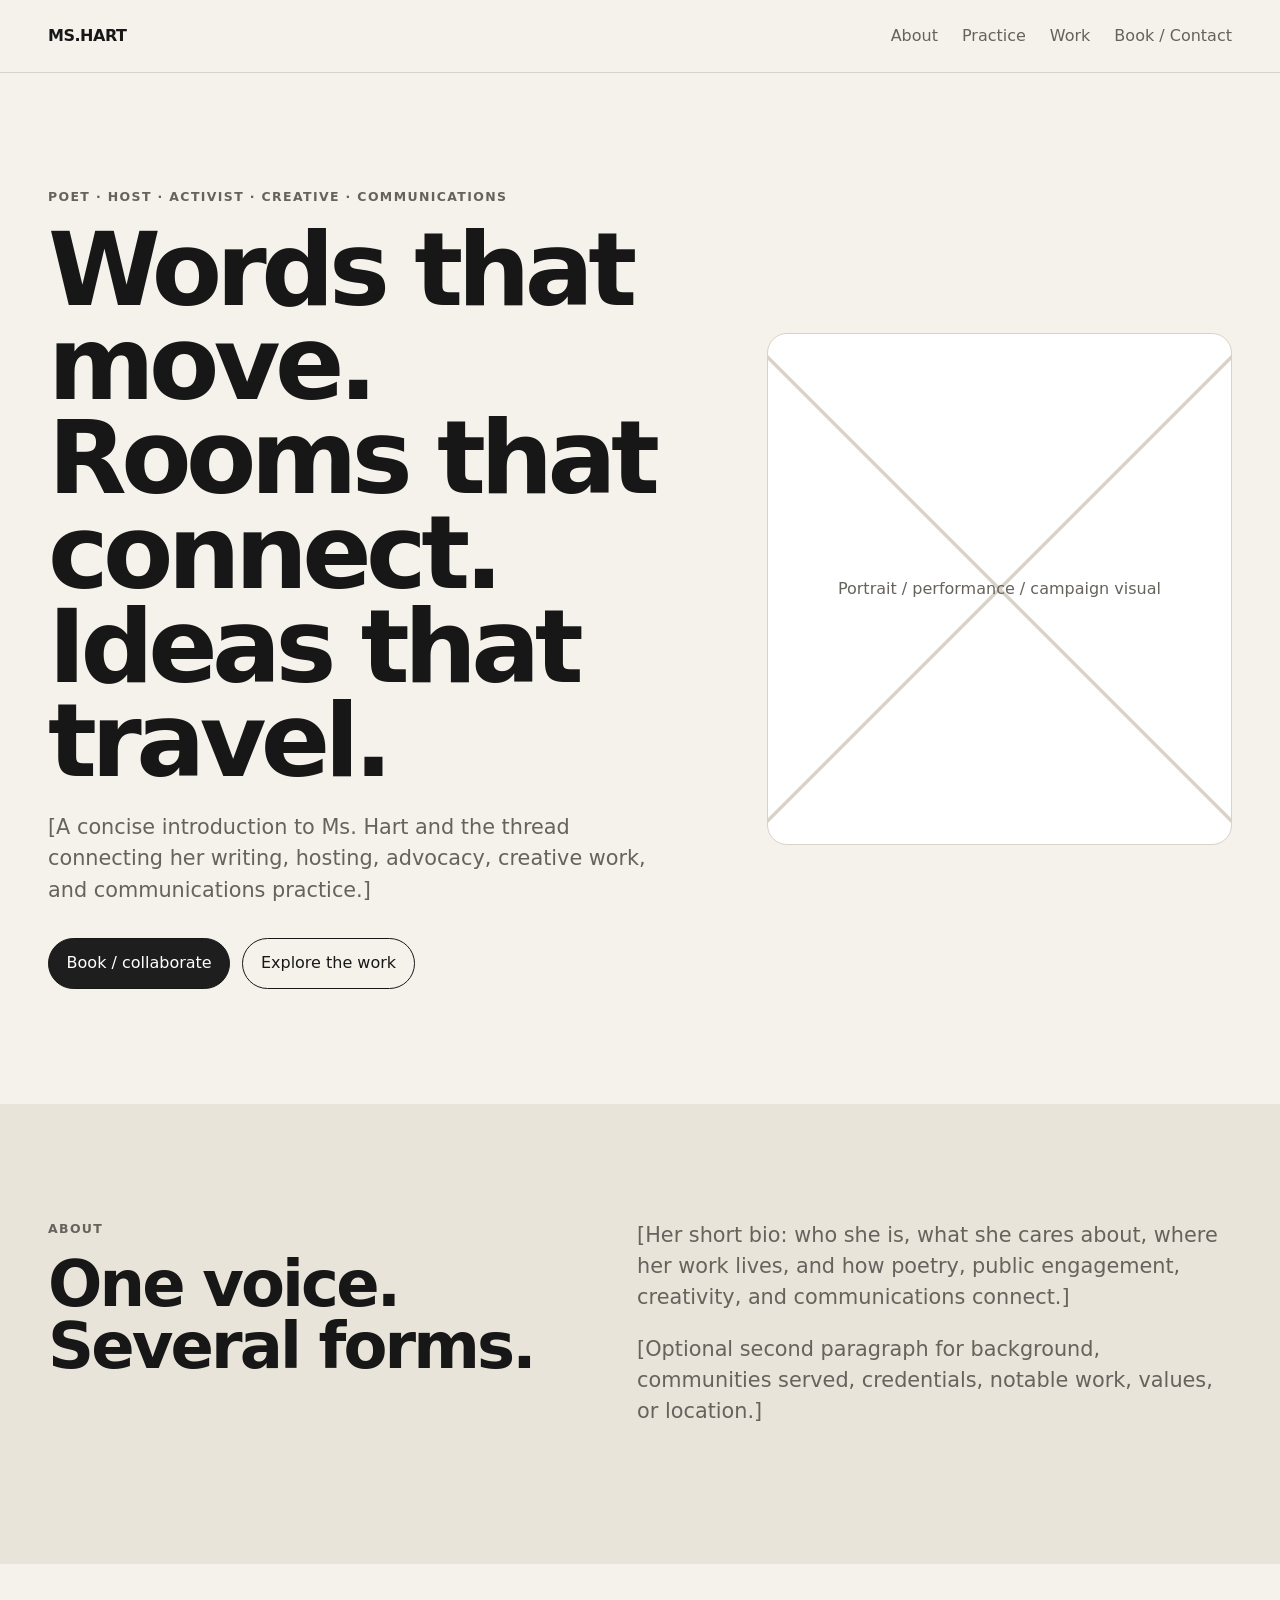
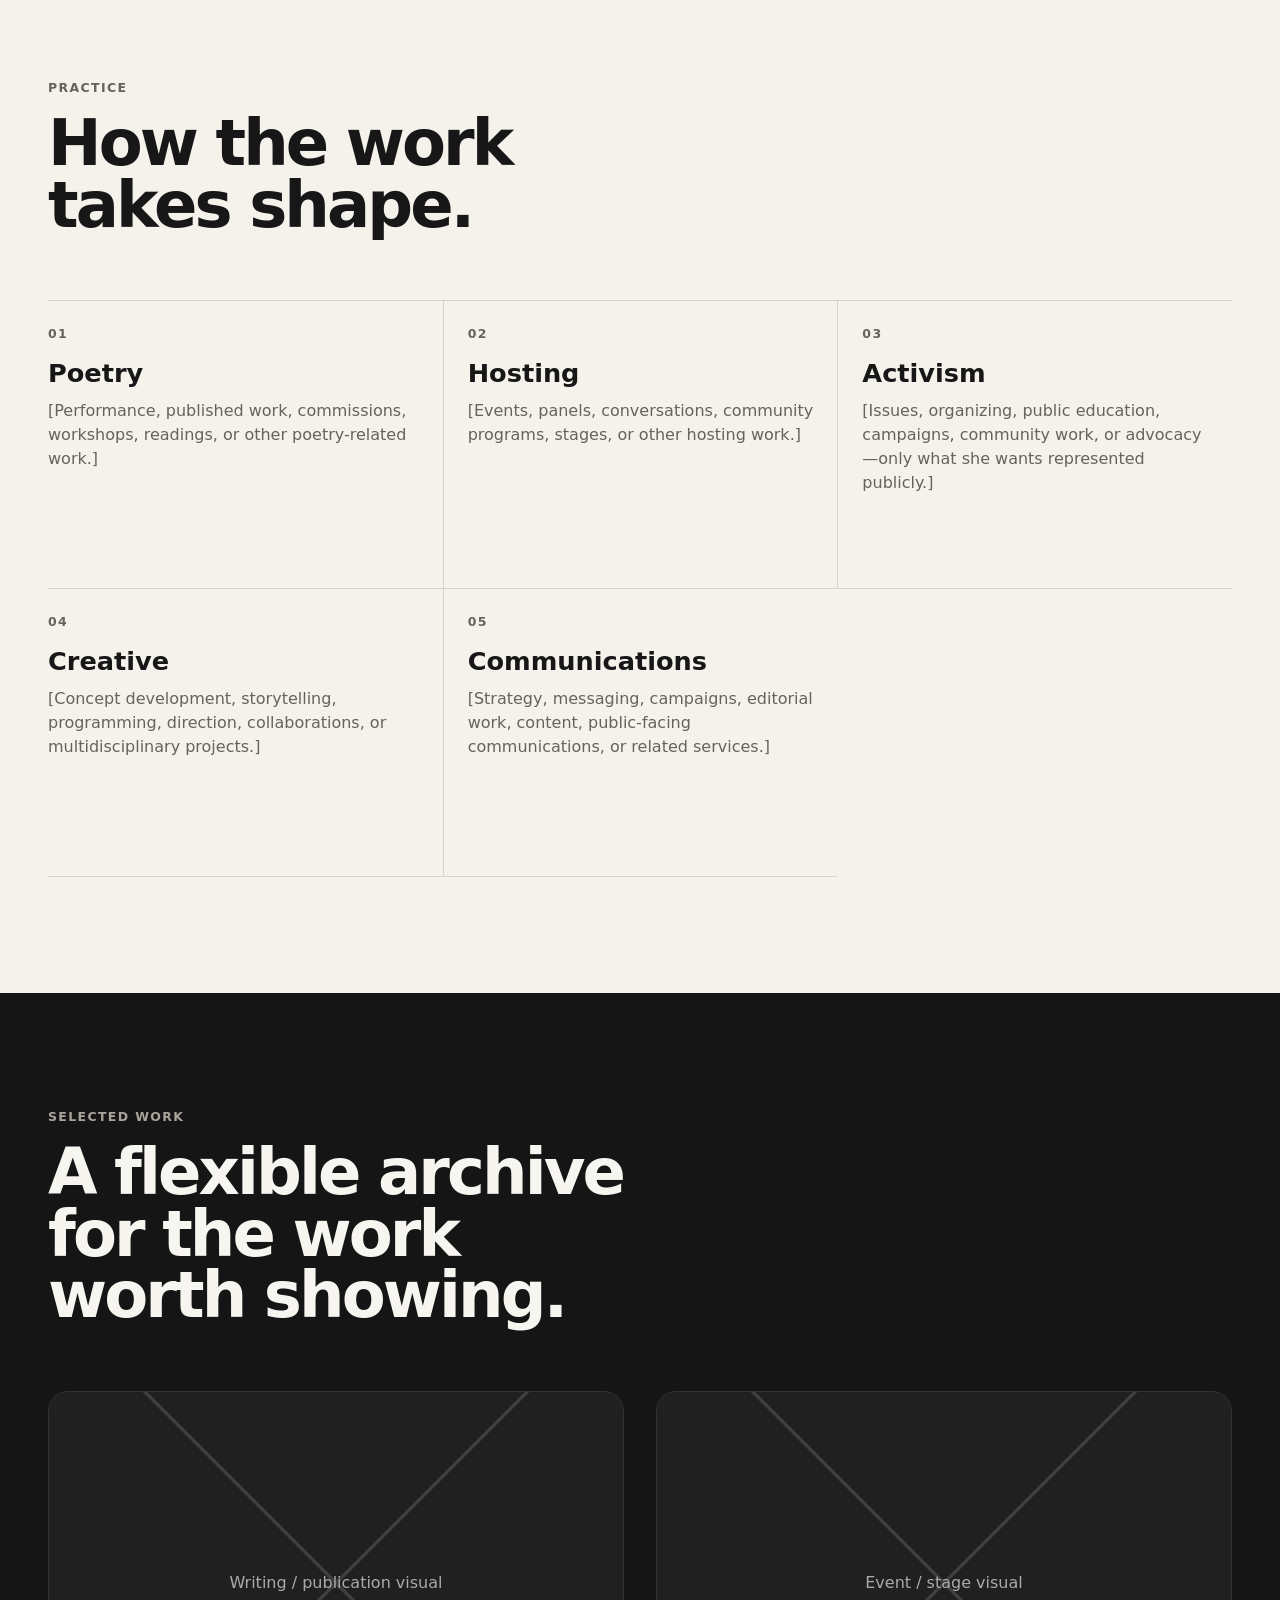
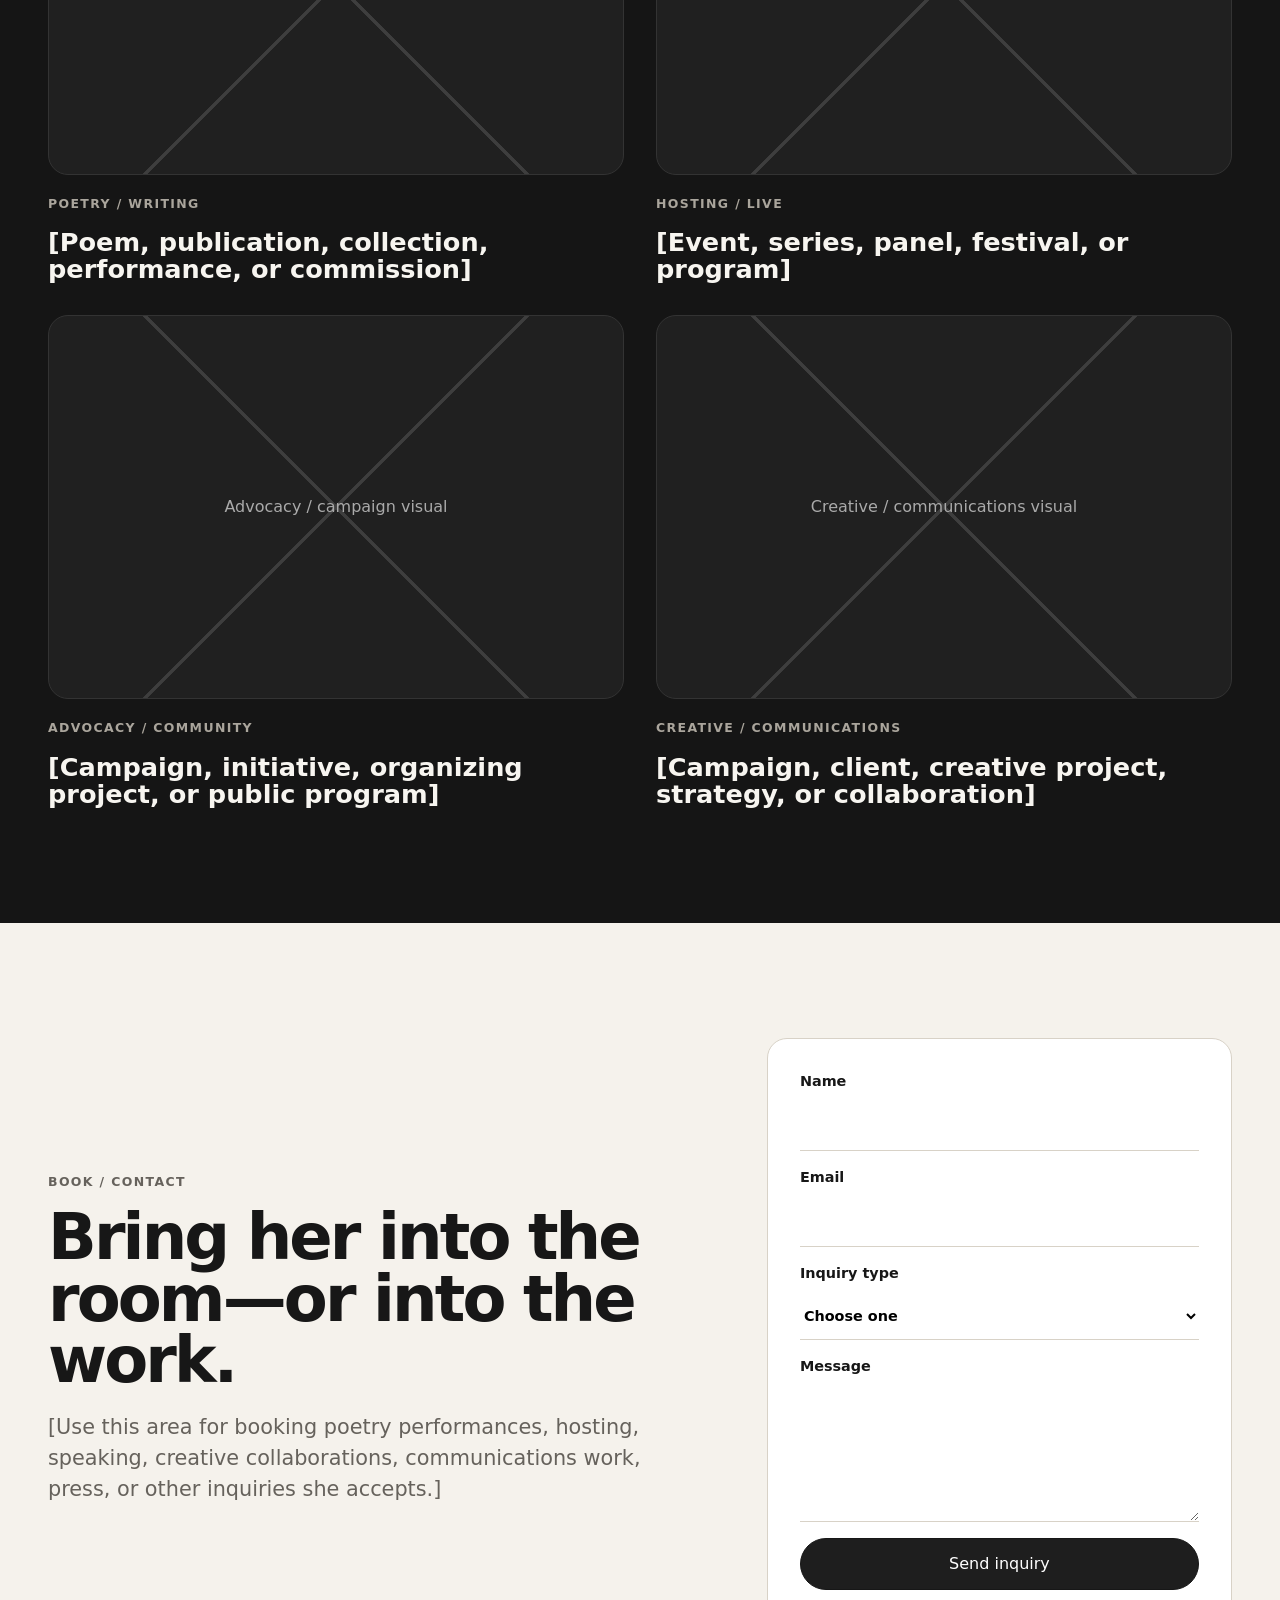
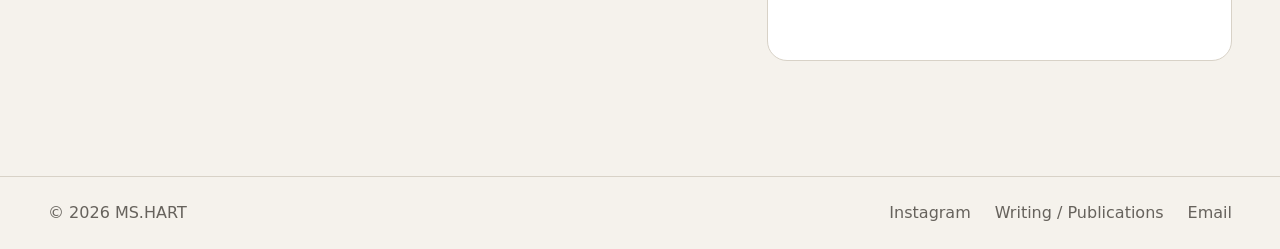
<file: index.html>
<!doctype html>
<html lang="en">
<head>
  <meta charset="utf-8" />
  <meta name="viewport" content="width=device-width, initial-scale=1" />
  <meta name="description" content="[Short bio describing Ms. Hart as a poet, host, activist, creative, and communications professional.]" />
  <title>MS.HART | Poet · Host · Creative</title>
  <link rel="stylesheet" href="styles.css" />
  <script src="script.js" defer></script>
</head>
<body>
  <a class="skip-link" href="#main">Skip to content</a>

  <header class="site-header">
    <div class="shell nav-wrap">
      <a class="brand" href="#top" aria-label="MS.HART home">MS.HART</a>

      <button class="menu-toggle" type="button" aria-expanded="false" aria-controls="site-nav">
        <span class="sr-only">Toggle navigation</span>
        <span></span><span></span>
      </button>

      <nav id="site-nav" class="site-nav" aria-label="Primary navigation">
        <a href="#about">About</a>
        <a href="#practice">Practice</a>
        <a href="#work">Work</a>
        <a href="#contact">Book / Contact</a>
      </nav>
    </div>
  </header>

  <main id="main">
    <section id="top" class="hero section">
      <div class="shell hero-grid">
        <div>
          <p class="eyebrow">Poet · Host · Activist · Creative · Communications</p>
          <h1>Words that move. Rooms that connect. Ideas that travel.</h1>
          <p class="lede">[A concise introduction to Ms. Hart and the thread connecting her writing, hosting, advocacy, creative work, and communications practice.]</p>
          <div class="actions">
            <a class="button button-primary" href="#contact">Book / collaborate</a>
            <a class="button button-secondary" href="#work">Explore the work</a>
          </div>
        </div>

        <div class="media-placeholder" role="img" aria-label="Placeholder for portrait, performance image, or campaign visual">
          <span>Portrait / performance / campaign visual</span>
        </div>
      </div>
    </section>

    <section id="about" class="section section-muted">
      <div class="shell split">
        <div>
          <p class="eyebrow">About</p>
          <h2>One voice. Several forms.</h2>
        </div>
        <div class="prose">
          <p>[Her short bio: who she is, what she cares about, where her work lives, and how poetry, public engagement, creativity, and communications connect.]</p>
          <p>[Optional second paragraph for background, communities served, credentials, notable work, values, or location.]</p>
        </div>
      </div>
    </section>

    <section id="practice" class="section">
      <div class="shell">
        <div class="section-heading">
          <p class="eyebrow">Practice</p>
          <h2>How the work takes shape.</h2>
        </div>

        <div class="card-grid">
          <article class="card">
            <p class="card-index">01</p>
            <h3>Poetry</h3>
            <p>[Performance, published work, commissions, workshops, readings, or other poetry-related work.]</p>
          </article>
          <article class="card">
            <p class="card-index">02</p>
            <h3>Hosting</h3>
            <p>[Events, panels, conversations, community programs, stages, or other hosting work.]</p>
          </article>
          <article class="card">
            <p class="card-index">03</p>
            <h3>Activism</h3>
            <p>[Issues, organizing, public education, campaigns, community work, or advocacy—only what she wants represented publicly.]</p>
          </article>
          <article class="card">
            <p class="card-index">04</p>
            <h3>Creative</h3>
            <p>[Concept development, storytelling, programming, direction, collaborations, or multidisciplinary projects.]</p>
          </article>
          <article class="card">
            <p class="card-index">05</p>
            <h3>Communications</h3>
            <p>[Strategy, messaging, campaigns, editorial work, content, public-facing communications, or related services.]</p>
          </article>
        </div>
      </div>
    </section>

    <section id="work" class="section section-dark">
      <div class="shell">
        <div class="section-heading">
          <p class="eyebrow">Selected work</p>
          <h2>A flexible archive for the work worth showing.</h2>
        </div>

        <div class="work-grid">
          <article class="work-card">
            <div class="media-placeholder media-placeholder-dark"><span>Writing / publication visual</span></div>
            <div>
              <p class="meta">Poetry / Writing</p>
              <h3>[Poem, publication, collection, performance, or commission]</h3>
            </div>
          </article>
          <article class="work-card">
            <div class="media-placeholder media-placeholder-dark"><span>Event / stage visual</span></div>
            <div>
              <p class="meta">Hosting / Live</p>
              <h3>[Event, series, panel, festival, or program]</h3>
            </div>
          </article>
          <article class="work-card">
            <div class="media-placeholder media-placeholder-dark"><span>Advocacy / campaign visual</span></div>
            <div>
              <p class="meta">Advocacy / Community</p>
              <h3>[Campaign, initiative, organizing project, or public program]</h3>
            </div>
          </article>
          <article class="work-card">
            <div class="media-placeholder media-placeholder-dark"><span>Creative / communications visual</span></div>
            <div>
              <p class="meta">Creative / Communications</p>
              <h3>[Campaign, client, creative project, strategy, or collaboration]</h3>
            </div>
          </article>
        </div>
      </div>
    </section>

    <section id="contact" class="section">
      <div class="shell contact-grid">
        <div>
          <p class="eyebrow">Book / Contact</p>
          <h2>Bring her into the room—or into the work.</h2>
          <p class="lede">[Use this area for booking poetry performances, hosting, speaking, creative collaborations, communications work, press, or other inquiries she accepts.]</p>
        </div>

        <form class="contact-form" data-placeholder-form>
          <label>
            Name
            <input name="name" type="text" autocomplete="name" required />
          </label>
          <label>
            Email
            <input name="email" type="email" autocomplete="email" required />
          </label>
          <label>
            Inquiry type
            <select name="inquiry-type">
              <option value="">Choose one</option>
              <option>Poetry / performance</option>
              <option>Hosting</option>
              <option>Speaking / advocacy</option>
              <option>Creative collaboration</option>
              <option>Communications</option>
              <option>Press / media</option>
              <option>Other</option>
            </select>
          </label>
          <label>
            Message
            <textarea name="message" rows="5" required></textarea>
          </label>
          <button class="button button-primary" type="submit">Send inquiry</button>
          <p class="form-status" role="status" aria-live="polite"></p>
        </form>
      </div>
    </section>
  </main>

  <footer class="site-footer">
    <div class="shell footer-wrap">
      <p>© <span data-year></span> MS.HART</p>
      <div class="footer-links">
        <a href="#">Instagram</a>
        <a href="#">Writing / Publications</a>
        <a href="#">Email</a>
      </div>
    </div>
  </footer>
</body>
</html>
</file>
<file: styles.css>
:root {
  --bg: #f5f2ec;
  --surface: #ffffff;
  --text: #171717;
  --muted: #66625c;
  --line: #d8d2c7;
  --accent: #1e1e1e;
  --accent-contrast: #ffffff;
  --dark: #151515;
  --dark-text: #f7f5f0;
  --radius: 1.25rem;
  --shell: 74rem;
  --space: clamp(4rem, 9vw, 8rem);
}

*,
*::before,
*::after {
  box-sizing: border-box;
}

html {
  scroll-behavior: smooth;
}

body {
  margin: 0;
  background: var(--bg);
  color: var(--text);
  font-family: Inter, ui-sans-serif, system-ui, -apple-system, BlinkMacSystemFont, "Segoe UI", sans-serif;
  line-height: 1.5;
}

a {
  color: inherit;
}

img,
video {
  display: block;
  max-width: 100%;
}

button,
input,
select,
textarea {
  font: inherit;
}

button {
  color: inherit;
}

h1,
h2,
h3,
p {
  margin-top: 0;
}

h1 {
  max-width: 12ch;
  margin-bottom: 1.5rem;
  font-size: clamp(3.25rem, 8vw, 7.5rem);
  line-height: 0.92;
  letter-spacing: -0.055em;
}

h2 {
  max-width: 14ch;
  margin-bottom: 1.25rem;
  font-size: clamp(2.25rem, 5vw, 4.5rem);
  line-height: 0.96;
  letter-spacing: -0.045em;
}

h3 {
  margin-bottom: 0.75rem;
  font-size: clamp(1.35rem, 2vw, 1.75rem);
  line-height: 1.05;
}

.shell {
  width: min(calc(100% - 2rem), var(--shell));
  margin-inline: auto;
}

.section {
  padding-block: var(--space);
}

.section-muted {
  background: #e9e4da;
}

.section-dark {
  background: var(--dark);
  color: var(--dark-text);
}

.skip-link {
  position: fixed;
  top: 0.75rem;
  left: 0.75rem;
  z-index: 100;
  padding: 0.75rem 1rem;
  background: #fff;
  color: #000;
  transform: translateY(-160%);
}

.skip-link:focus {
  transform: translateY(0);
}

.sr-only {
  position: absolute;
  width: 1px;
  height: 1px;
  padding: 0;
  margin: -1px;
  overflow: hidden;
  clip: rect(0, 0, 0, 0);
  white-space: nowrap;
  border: 0;
}

.site-header {
  position: sticky;
  top: 0;
  z-index: 20;
  background: color-mix(in srgb, var(--bg) 88%, transparent);
  border-bottom: 1px solid var(--line);
  backdrop-filter: blur(16px);
}

.nav-wrap,
.footer-wrap {
  display: flex;
  align-items: center;
  justify-content: space-between;
  min-height: 4.5rem;
}

.brand {
  font-weight: 800;
  letter-spacing: -0.03em;
  text-decoration: none;
}

.site-nav,
.footer-links {
  display: flex;
  gap: 1.5rem;
}

.site-nav a,
.footer-links a {
  color: var(--muted);
  text-decoration: none;
}

.site-nav a:hover,
.site-nav a:focus-visible,
.footer-links a:hover,
.footer-links a:focus-visible {
  color: var(--text);
}

.menu-toggle {
  display: none;
  width: 2.75rem;
  height: 2.75rem;
  padding: 0.7rem;
  background: transparent;
  border: 1px solid var(--line);
  border-radius: 999px;
}

.menu-toggle span:not(.sr-only) {
  display: block;
  height: 1px;
  margin-block: 0.35rem;
  background: currentColor;
}

.hero {
  min-height: calc(100svh - 4.5rem);
  display: grid;
  align-items: center;
}

.hero-grid,
.contact-grid {
  display: grid;
  grid-template-columns: minmax(0, 1.15fr) minmax(18rem, 0.85fr);
  gap: clamp(2rem, 7vw, 6rem);
  align-items: center;
}

.split {
  display: grid;
  grid-template-columns: 0.9fr 1.1fr;
  gap: clamp(2rem, 8vw, 7rem);
}

.eyebrow,
.meta,
.card-index {
  margin-bottom: 1rem;
  color: var(--muted);
  font-size: 0.78rem;
  font-weight: 700;
  letter-spacing: 0.11em;
  text-transform: uppercase;
}

.section-dark .eyebrow,
.section-dark .meta {
  color: #aaa59c;
}

.lede,
.prose {
  max-width: 42rem;
  color: var(--muted);
  font-size: clamp(1.05rem, 1.7vw, 1.3rem);
}

.actions {
  display: flex;
  flex-wrap: wrap;
  gap: 0.75rem;
  margin-top: 2rem;
}

.button {
  display: inline-flex;
  min-height: 3rem;
  align-items: center;
  justify-content: center;
  padding: 0.8rem 1.1rem;
  border: 1px solid var(--text);
  border-radius: 999px;
  cursor: pointer;
  text-decoration: none;
}

.button-primary {
  background: var(--accent);
  color: var(--accent-contrast);
}

.button-secondary {
  background: transparent;
}

.media-placeholder {
  min-height: 32rem;
  display: grid;
  place-items: center;
  padding: 1rem;
  background:
    linear-gradient(135deg, transparent 49.7%, var(--line) 49.8%, var(--line) 50.2%, transparent 50.3%),
    linear-gradient(45deg, transparent 49.7%, var(--line) 49.8%, var(--line) 50.2%, transparent 50.3%),
    var(--surface);
  border: 1px solid var(--line);
  border-radius: var(--radius);
  color: var(--muted);
  text-align: center;
}

.media-placeholder-dark {
  min-height: 24rem;
  background:
    linear-gradient(135deg, transparent 49.7%, #3e3e3e 49.8%, #3e3e3e 50.2%, transparent 50.3%),
    linear-gradient(45deg, transparent 49.7%, #3e3e3e 49.8%, #3e3e3e 50.2%, transparent 50.3%),
    #202020;
  border-color: #333;
  color: #aaa;
}

.section-heading {
  margin-bottom: clamp(2rem, 5vw, 4rem);
}

.card-grid {
  display: grid;
  grid-template-columns: repeat(3, 1fr);
  border-top: 1px solid var(--line);
}

.card {
  min-height: 18rem;
  padding: 1.5rem 1.5rem 1.5rem 0;
  border-bottom: 1px solid var(--line);
}

.card + .card {
  padding-left: 1.5rem;
  border-left: 1px solid var(--line);
}

.card:nth-child(3n + 1) {
  padding-left: 0;
  border-left: 0;
}

.card p:last-child {
  color: var(--muted);
}

.work-grid {
  display: grid;
  grid-template-columns: repeat(2, 1fr);
  gap: 2rem;
}

.work-card h3 {
  margin-bottom: 0;
}

.work-card .media-placeholder {
  margin-bottom: 1.25rem;
}

.contact-form {
  display: grid;
  gap: 1rem;
  padding: clamp(1.25rem, 3vw, 2rem);
  background: var(--surface);
  border: 1px solid var(--line);
  border-radius: var(--radius);
}

.contact-form label {
  display: grid;
  gap: 0.45rem;
  font-size: 0.9rem;
  font-weight: 700;
}

.contact-form input,
.contact-form select,
.contact-form textarea {
  width: 100%;
  padding: 0.9rem 0;
  background: transparent;
  border: 0;
  border-bottom: 1px solid var(--line);
  border-radius: 0;
  outline: 0;
}

.contact-form input:focus,
.contact-form select:focus,
.contact-form textarea:focus {
  border-color: var(--text);
}

.contact-form textarea {
  resize: vertical;
}

.form-status {
  min-height: 1.5em;
  margin: 0;
  color: var(--muted);
  font-size: 0.9rem;
}

.site-footer {
  border-top: 1px solid var(--line);
}

.site-footer p {
  margin: 0;
  color: var(--muted);
}

@media (max-width: 760px) {
  .menu-toggle {
    display: block;
  }

  .site-nav {
    position: absolute;
    top: calc(100% + 1px);
    right: 1rem;
    left: 1rem;
    display: none;
    flex-direction: column;
    gap: 0;
    padding: 0.5rem;
    background: var(--surface);
    border: 1px solid var(--line);
    border-radius: 1rem;
    box-shadow: 0 1rem 3rem rgb(0 0 0 / 0.08);
  }

  .site-nav.is-open {
    display: flex;
  }

  .site-nav a {
    padding: 0.9rem;
  }

  .hero-grid,
  .contact-grid,
  .split,
  .work-grid {
    grid-template-columns: 1fr;
  }

  .hero {
    min-height: auto;
  }

  .media-placeholder {
    min-height: 24rem;
  }

  .card-grid {
    grid-template-columns: 1fr;
  }

  .card,
  .card + .card {
    min-height: auto;
    padding: 1.5rem 0;
    border-left: 0;
  }

  .footer-wrap {
    align-items: flex-start;
    flex-direction: column;
    gap: 0.8rem;
    padding-block: 1.5rem;
  }
}

@media (prefers-reduced-motion: reduce) {
  html {
    scroll-behavior: auto;
  }

  *,
  *::before,
  *::after {
    animation-duration: 0.01ms !important;
    animation-iteration-count: 1 !important;
    transition-duration: 0.01ms !important;
  }
}
</file>
